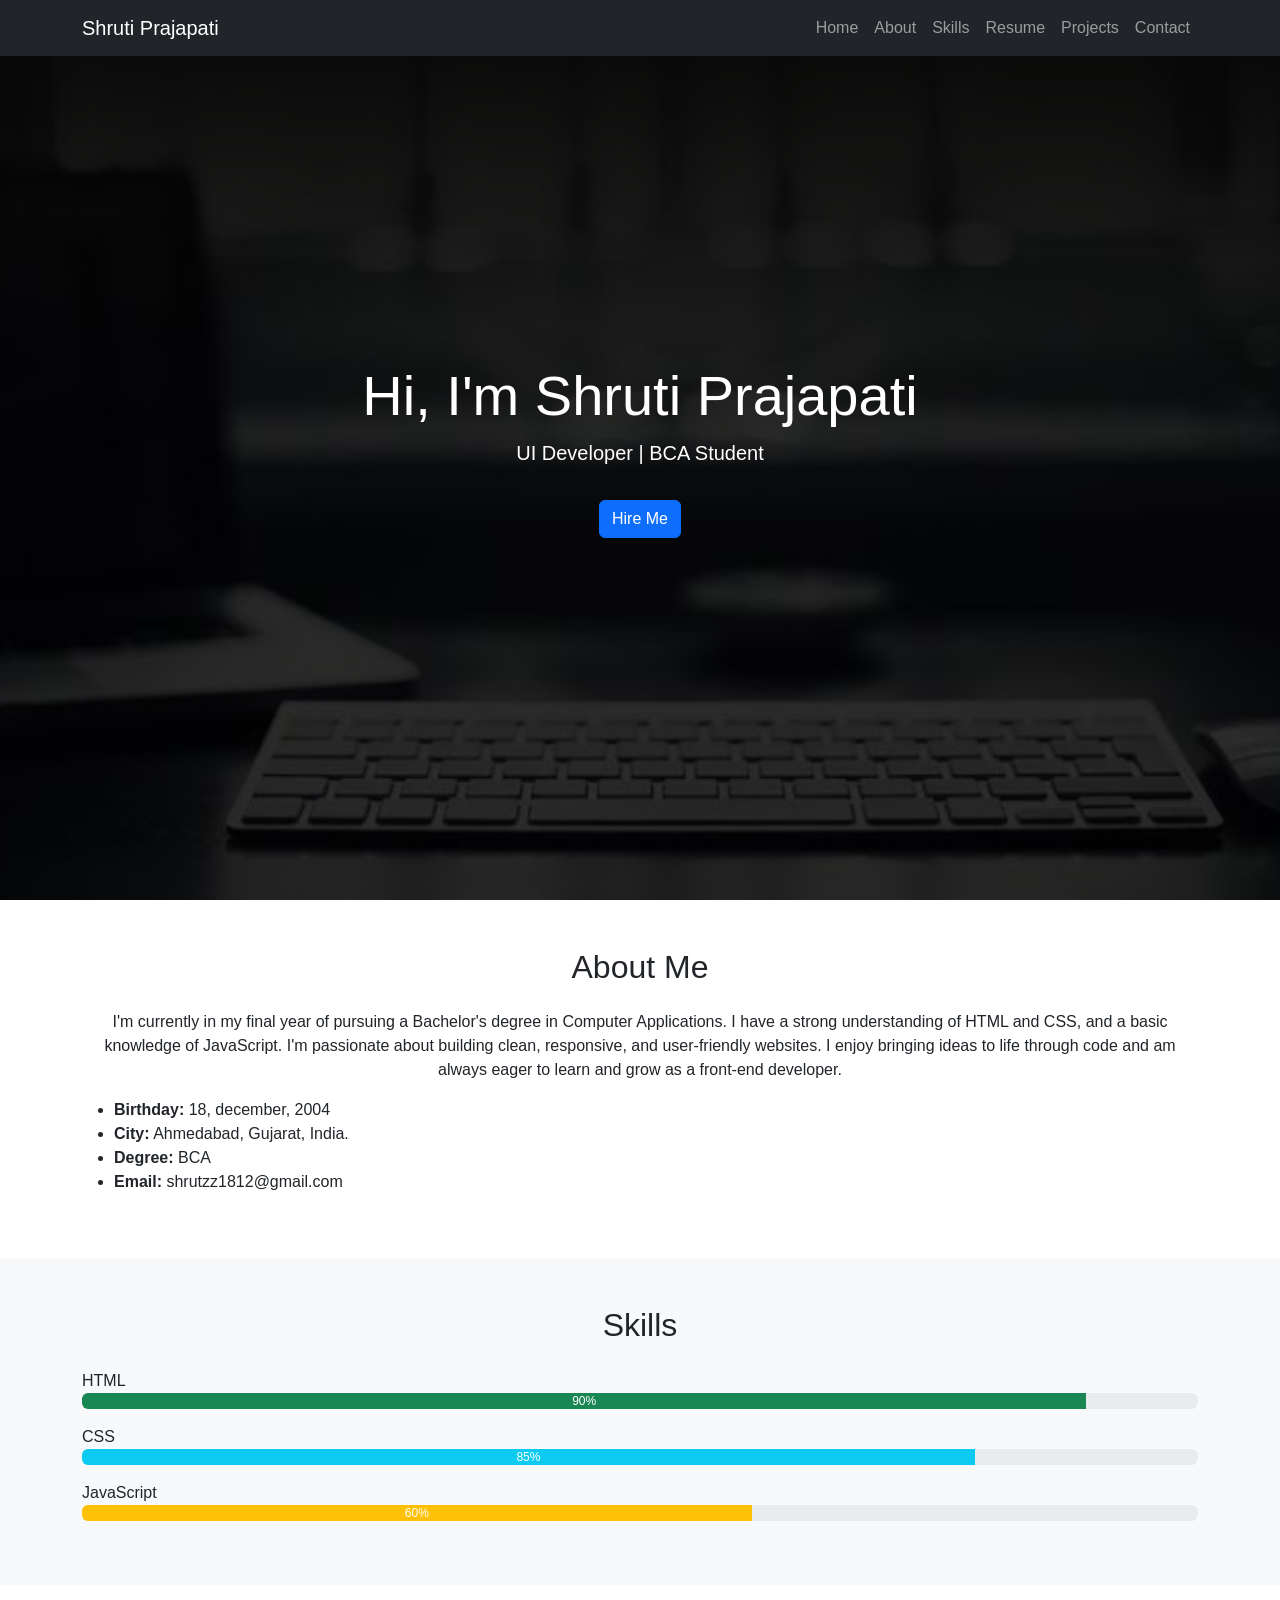
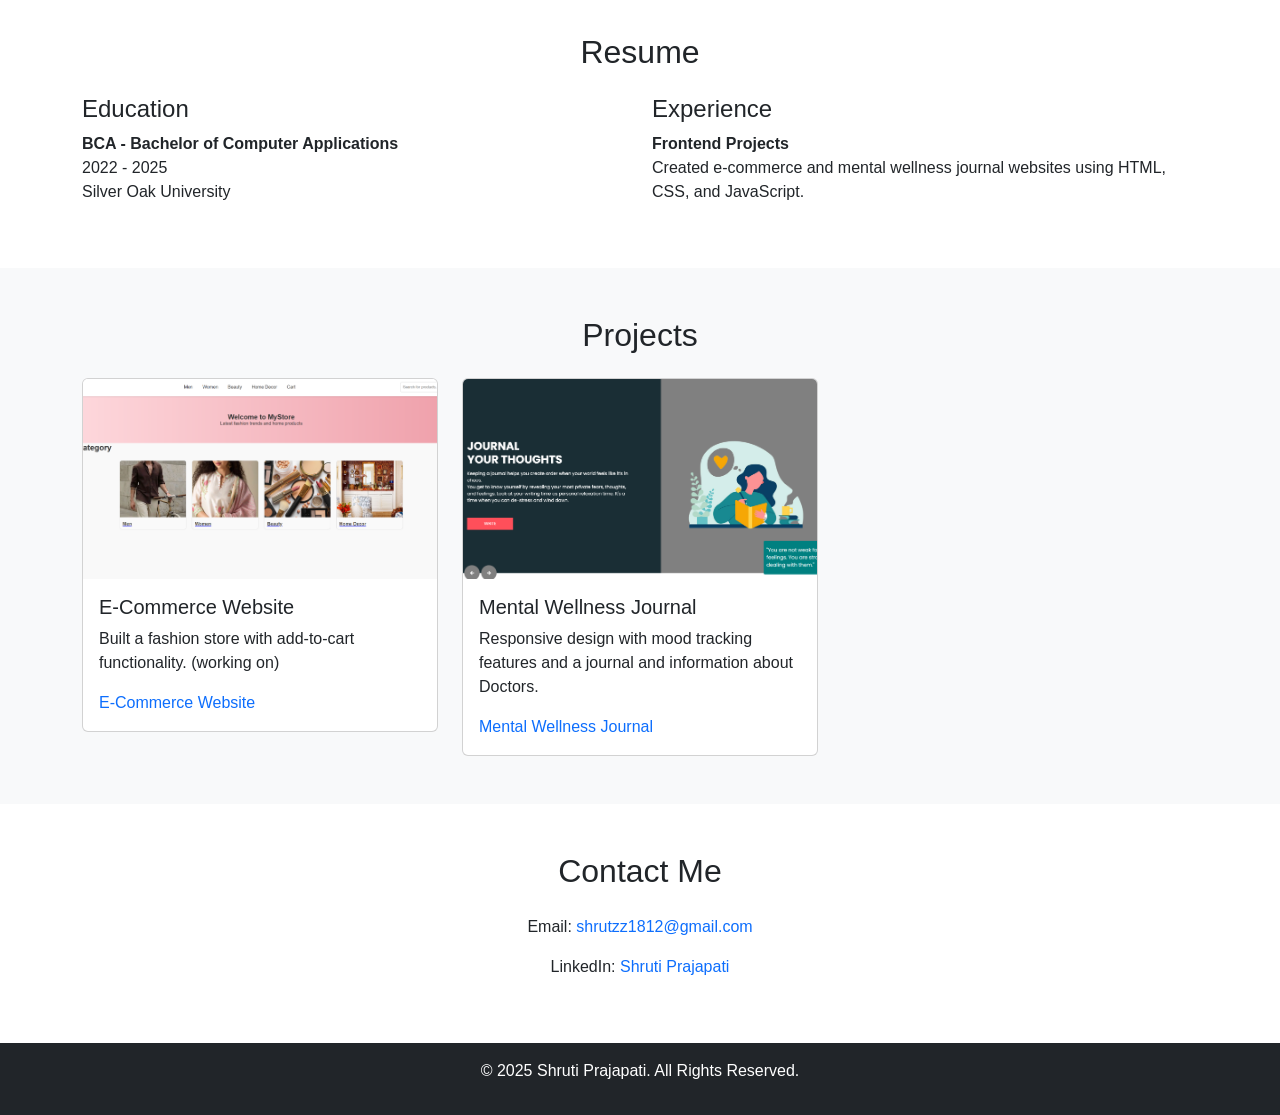
<file: index.html>
<!DOCTYPE html>
<html lang="en">
<head>
  <meta charset="UTF-8" />
  <meta name="viewport" content="width=device-width, initial-scale=1.0"/>
  <title>Shruti Prajapati - Portfolio</title>

  <!-- Bootstrap CSS -->
  <link href="https://cdn.jsdelivr.net/npm/bootstrap@5.3.3/dist/css/bootstrap.min.css" rel="stylesheet">
  <!-- Font Awesome -->
  <link href="https://cdnjs.cloudflare.com/ajax/libs/font-awesome/6.5.0/css/all.min.css" rel="stylesheet">
  <!-- Custom CSS -->
  <link rel="stylesheet" href="style.css">
</head>
<body>

  <!-- Navbar -->
  <nav class="navbar navbar-expand-lg navbar-dark bg-dark fixed-top">
    <div class="container">
      <a class="navbar-brand" href="#">Shruti Prajapati</a>
      <button class="navbar-toggler" type="button" data-bs-toggle="collapse" data-bs-target="#navbarNav">
        <span class="navbar-toggler-icon"></span>
      </button>
      <div class="collapse navbar-collapse" id="navbarNav">
        <ul class="navbar-nav ms-auto">
          <li class="nav-item"><a class="nav-link" href="#hero">Home</a></li>
          <li class="nav-item"><a class="nav-link" href="#about">About</a></li>
          <li class="nav-item"><a class="nav-link" href="#skills">Skills</a></li>
          <li class="nav-item"><a class="nav-link" href="#resume">Resume</a></li>
          <li class="nav-item"><a class="nav-link" href="#projects">Projects</a></li>
          <li class="nav-item"><a class="nav-link" href="#contact">Contact</a></li>
        </ul>
      </div>
    </div>
  </nav>

  <!-- Hero Section -->
  <header id="hero" class="d-flex align-items-center justify-content-center text-center text-white">
    <div class="container">
      <h1 class="display-4">Hi, I'm Shruti Prajapati</h1>
      <p class="lead">UI Developer | BCA Student</p>
      <a href="#contact" class="btn btn-primary mt-3">Hire Me</a>
    </div>
  </header>

  <!-- About Section -->
  <section id="about" class="py-5">
    <div class="container text-center">
      <h2 class="mb-4">About Me</h2>
      <p>I'm currently in my final year of pursuing a Bachelor's degree in Computer Applications. I
        have a strong understanding of HTML and CSS, and a basic knowledge of JavaScript. I'm
        passionate about building clean, responsive, and user-friendly websites. I enjoy bringing
        ideas to life through code and am always eager to learn and grow as a front-end developer.</p>
    </div>
    <section id="about" class="about">
      <div class="container">
        <div class="about-info">
          <ul>
            <li><strong>Birthday:</strong> 18, december, 2004 </li>
            <li><strong>City:</strong> Ahmedabad, Gujarat, India. </li>
            <li><strong>Degree:</strong> BCA </li>
            <li><strong>Email:</strong> shrutzz1812@gmail.com </li>
           
          </ul>
        </div>
      </div>
    </section>
  </section>

  <!-- Skills Section -->
  <section id="skills" class="py-5 bg-light">
    <div class="container">
      <h2 class="text-center mb-4">Skills</h2>
      <div class="mb-3">
        <label>HTML</label>
        <div class="progress">
          <div class="progress-bar bg-success" style="width: 90%;">90%</div>
        </div>
      </div>
      <div class="mb-3">
        <label>CSS</label>
        <div class="progress">
          <div class="progress-bar bg-info" style="width: 80%;">85%</div>
        </div>
      </div>
      <div class="mb-3">
        <label>JavaScript</label>
        <div class="progress">
          <div class="progress-bar bg-warning" style="width: 60%;">60%</div>
        </div>
      </div>
    </div>
  </section>

  <!-- Resume Section -->
  <section id="resume" class="py-5">
    <div class="container">
      <h2 class="text-center mb-4">Resume</h2>
      <div class="row">
        <div class="col-md-6">
          <h4>Education</h4>
          <p><strong>BCA - Bachelor of Computer Applications</strong><br/>2022 - 2025<br/>Silver Oak University</p>
        </div>
        <div class="col-md-6">
          <h4>Experience</h4>
          <p><strong>Frontend Projects</strong><br/>Created e-commerce and mental wellness journal websites using HTML, CSS, and JavaScript.</p>
        </div>
      </div>
    </div>
  </section>

  <!-- Project Section -->
  <section id="projects" class="py-5 bg-light">
    <div class="container">
      <h2 class="text-center mb-4">Projects</h2>
      <div class="row">
        <div class="col-md-4">
          <div class="card">
            <a href="https://prajapatishruti1812.github.io/e-commerce-website/" target="_blank">
              <img src="project1.png" class="card-img-top" alt="Project 1">
            </a>
            <div class="card-body">
              <h5 class="card-title">E-Commerce Website</h5>
              <p class="card-text">Built a fashion store with add-to-cart functionality. (working on)</p>
              <a href="https://prajapatishruti1812.github.io/e-commerce-website/" target="_blank">E-Commerce Website</a>
            </div>
          </div>
        </div>
        <div class="col-md-4">
          <div class="card">
            <a href="https://prajapatishruti1812.github.io/pure-soul/" target="_blank">
              <img src="project2.png" class="card-img-top" alt="Project 2">
            </a>
            <div class="card-body">
              <h5 class="card-title">Mental Wellness Journal</h5>
              <p class="card-text">Responsive design with mood tracking features and a journal and information about Doctors.</p>
              <a href=" https://prajapatishruti1812.github.io/pure-soul/" target="_blank">Mental Wellness Journal</a>
            </div>
          </div>
        </div>
      
      </div>
    </div>
  </section>

  <!-- Contact Section -->
  <section id="contact" class="py-5">
    <div class="container text-center">
      <h2 class="mb-4">Contact Me</h2>
      <p>Email: <a href="mailto:shrutzz1812@gmail.com">shrutzz1812@gmail.com</a></p>
      <p>LinkedIn: <a href="https://www.linkedin.com/in/shruti-prajapati-92076a309" target="_blank">Shruti Prajapati</a></p>
    </div>
  </section> 

  <!-- Footer -->
  <footer class="bg-dark text-white text-center py-3">
    <p>&copy; 2025 Shruti Prajapati. All Rights Reserved.</p>
  </footer>

  <!-- Bootstrap JS -->
  <script src="https://cdn.jsdelivr.net/npm/bootstrap@5.3.3/dist/js/bootstrap.bundle.min.js"></script>
</body>
</html>
</file>
<file: style.css>
body {
  font-family: 'Segoe UI', sans-serif;
  scroll-behavior: smooth;
}

a{
  text-decoration: none;
}
a:hover {
  text-decoration: underline;
}

/* Hero Section */
#hero {
  height: 100vh;
  background: linear-gradient(rgba(0,0,0,0.6), rgba(0,0,0,0.6)),
              url("image.jpg.jpeg") center/cover no-repeat;
  position: relative;
}

/* Navbar link hover */
.nav-link:hover {
  color: #00bcd4 !important;
}

/* Portfolio cards */
.card img {
  height: 200px;
  object-fit: cover;
}
</file>
